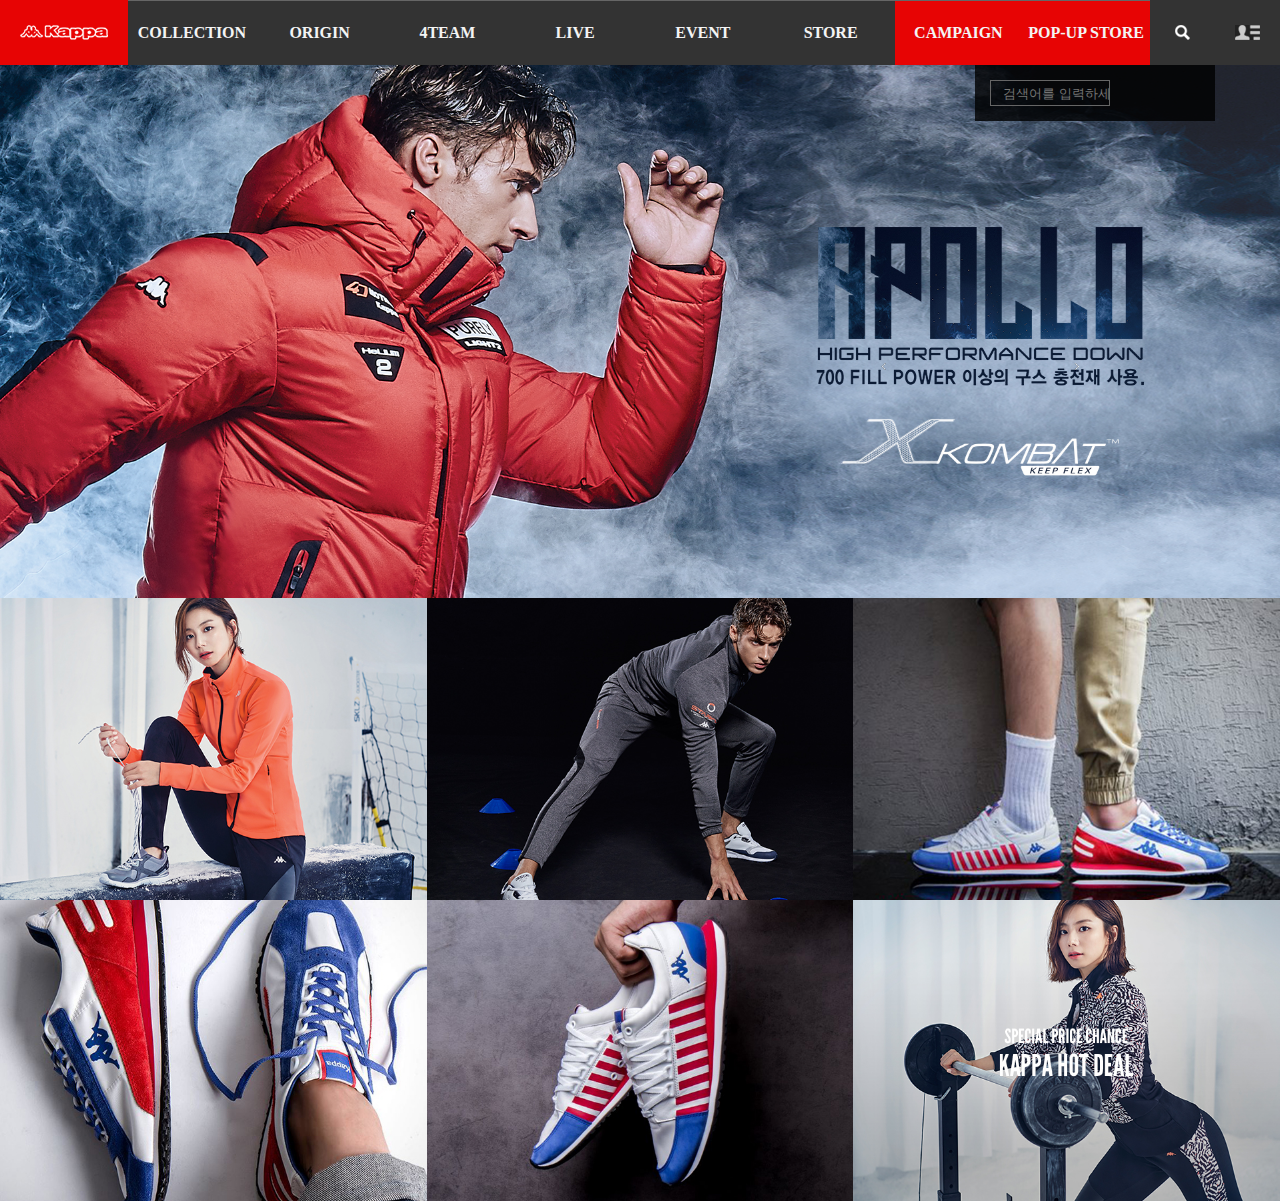
<file: index.html>
<!DOCTYPE html>
<html lang="en">
<head>
    <meta charset="UTF-8">
    <meta name="viewport" content="width=device-width, initial-scale=1.0">
    <title>KAPPA</title>
    <link rel="stylesheet" href="css/reset.css">
    <link rel="stylesheet" href="css/style.css">
    <link rel="stylesheet" href="css/tab.css">
    <link rel="stylesheet" href="css/desktop.css">
</head>
<body>
<div id="wrapper">
    <header>
        <h1>
            <a href="#">
                <img class="m tab" src="images/logo_m.gif" alt="">
                <img class="pc" src="images/logo_d.gif" alt="">
            </a>
        </h1>
        <div class="btn-nav-opn">
            <button><img src="images/btn_menu.gif" alt=""></button>
        </div>
        <nav>
            <div class="util">
                <div class="btn-nav-close"><button><img src="images/btn_menu_close.gif" alt=""></button></div>
                <div class="search">
                    <form action="">
                        <div class="search-box"><input type="text" placeholder="검색어를 입력하세요."></div>
                        <div class="btn-search">
                            <button type="submit">
                                <img class="pc" src="images/btn_srh.gif" alt="">
                                <img class="m tab" src="images/btn_srh_m.gif" alt="">
                            </button>
                        </div>
                    </form>
                </div>
            </div>
            <div class="gnb">
                <div><a href="#">COLLECTION</a></div>
                <div><a href="#">ORIGIN</a></div>
                <div><a href="#">4TEAM</a></div>
                <div><a href="#">LIVE</a></div>
                <div><a href="#">EVENT</a></div>
                <div><a href="#">STORE</a></div>
                <div><a href="#">CAMPAIGN</a></div>
                <div><a href="#">POP-UP STORE</a></div>
            </div>
        </nav>
        <div class="btn-mypage">
            <button>
                <img class="m tab" src="images/btn_member_m.gif" alt="">
                <img class="pc" src="images/btn_member.gif" alt="">
            </button>
        </div>
    </header>
    <section class="banner">
        <a href="#">
            <img class="m" src="images/sliderM1.jpg" alt="">
            <img class="tab pc" src="images/slider1.jpg" alt="">
        </a>
    </section>
    <section class="con">
        <div class="box">
            <a href="#">
                <img src="images/bn1.jpg" alt="">
                <div class="over">
                    <p>
                        PARK SU JIN
                        <br>
                        PERFECT FIT STYLE
                    </p>
                </div>
            </a>
        </div>
        <div class="box">
            <a href="#">
                <img src="images/bn2.jpg" alt="">
                <div class="over">
                    <p>
                        PERFECT PERFORMANCE
                        <br>
                        FALL TRAINING STYLE
                    </p>
                </div>
            </a>
        </div>
        <div class="box">
            <a href="#">
                <img src="images/bn3.jpg" alt="">
                <div class="over">
                    <p>
                        HERITAGE SHOES
                        <br>
                        LA84 COLLECTION
                    </p>
                    <div class="ico"><img src="images/icon_blog.png" alt=""></div>
                </div>
            </a>
        </div>
        <div class="box">
            <a href="#">
                <img src="images/bn4.jpg" alt="">
                <div class="over">
                    <p>
                        HERITAGE SHOES
                        <br>
                        LA84 US MODEL
                    </p>
                    <div class="ico"><img src="images/icon_facebook.png" alt=""></div>
                </div>
            </a>
        </div>
        <div class="box">
            <a href="#">
                <img src="images/bn5.jpg" alt="">
                <div class="over">
                    <p>
                        HERITAGE SHOES
                        <br>
                        LA84 US ONE
                    </p>
                    <div class="ico"><img src="images/icon_instagram.png" alt=""></div>
                </div>
            </a>
        </div>
        <div class="box">
            <a href="#">
                <img src="images/bn6.jpg" alt="">
                <div class="over">
                    <p>
                        SPECIAL CHANCE
                        <br>
                        KAPPA HOT DEAL
                    </p>
                    <div class="ico"><img src="images/icon_ad.png" alt=""></div>
                </div>
            </a>
        </div>
    </section>
</div>
</body>
</html>
</file>
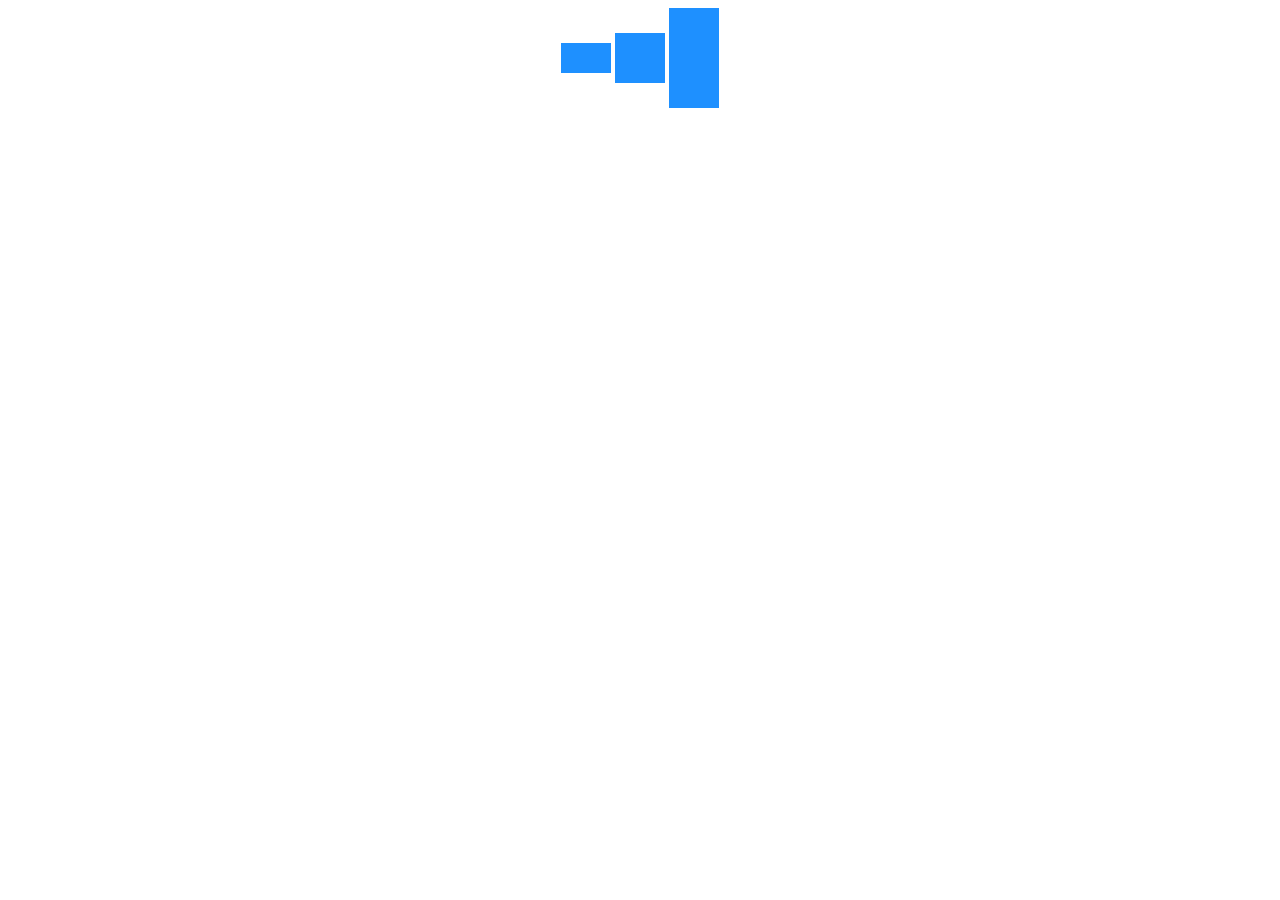
<file: css/vertical-align.html>
<!DOCTYPE html>
<html lang="en">
<head>
    <meta charset="UTF-8">
    <meta name="viewport" content="width=device-width, initial-scale=1.0">
    <title>Document</title>
    <style>
        .container{text-align: center;}

        .box{
            width: 50px;
            background-color: dodgerblue;
            display: inline-block;
            vertical-align: middle;
        }
        .box:nth-child(1){height: 30px;}
        .box:nth-child(2){height: 50px;}
        .box:nth-child(3){height: 100px;}
    </style>
</head>
<body>
    <div class="container">
        <div class="box"></div>
        <div class="box"></div>
        <div class="box"></div>
    </div>
</body>
</html>
</file>
<file: css/style.css>
/* mobile */

img.tab{display: none;}
img.pc{display: none;}
img.m{display: block;}

header{
    height: 63px;
    background-color: #e70404;
    display: flex;
    justify-content: space-between;
    align-items: center;
}
header h1{
    order: 2;
}
header h1 .m{
    width: 112px;
}
header .btn-nav-opn{
    order: 1;
    height: 100%;
    background-color: #333;
}  
header .btn-nav-opn button{
    display: flex;
    width: 65px;
    height: 100%;
    align-items: center;
    justify-content: center;
}
header .btn-nav-opn img{width: 25px;}
header .btn-mypage{
    order: 3;
    height: 100%;
}
header .btn-mypage button{
    width: 65px;
    height: 100%;
    background-color: #333;
    display: flex;
    align-items: center;
    justify-content: center;
}
header .btn-mypage button img{width: 25px;}
header nav{
    position: fixed;
    width: 100%;
    height: 100%;
    /* 
        viewport기준으로 위치를 고정하고,
        공간값을viewport에 맞춤
    */
    top: 0;
    left: -100%;
    background-color: rgba(0,0,0,0.6);
}
header nav .util{height: 65px; display: flex;}
header nav .util .btn-nav-close{width: 65px;}
header nav .util .btn-nav-close button{
    width: 100%;
    height: 100%;
    background-color: #fff;
}
header nav .util .btn-nav-close button img{width: 22px; margin: 0 auto;}
header nav .util .search{
    width: calc(100% - 65px);
    background-color: #333;
}
header nav .util .search form{
    height: 100%;
    display: flex;
}
header nav .util .search form .search-box{
    width: calc(100% - 65px);
}
header nav .util .search form .search-box input{
    height: 100%;
    width: 100%;
    padding-left: 12px;
}
header nav .util .search form .btn-search{
    width: 65px;
}
header nav .util .search form .btn-search button{
    width: 100%;
    height: 100%;
}
header nav .util .search form .btn-search button .m{width: 23px; margin: 0 auto;}

header nav .gnb div a{
    display: block;
    padding: 12px 16px;
    font-size: 12px;
    color: #f4f4f4;
    background-color: #333;
    border-top: 1px solid #666;
}
header nav .gnb div:nth-child(7) a{background-color: #e70404;}
header nav .gnb div:nth-child(8) a{background-color: #e70404;}

.banner img{width: 100%;}

.con{
    /* display: flex; flex-wrap: wrap; */
    display: grid;
    grid-template-columns: repeat(2, 1fr);
}
.con .box{
    /* width: 50%; */
    position: relative;
}
.con .box img{}
.con .box .over{
    opacity: 0;
    position: absolute;
    top: 0;
    left: 0;
    width: 100%;
    height: 100%;
    background-color: rgba(0,0,0,0.7);
    display: flex;
    justify-content: center;
    align-items: center;
    transition: opacity 0.3s;
}
.con .box:hover .over{opacity: 1;}
.con .box .over p{
    text-align: center;
    color: #fff;
}
.con .box .over .ico{
    position: absolute;
    bottom: 12px;
    right: 12px;
}
.con .box .over .ico img{
    width: 30px;
}
</file>
<file: css/tab.css>
/* tablet */
@media (min-width: 768px) {
    img.pc{display: none;}
    img.m{display: none;}
    img.tab{display: block;}
}
@media (min-width: 960px) {
    /* .con .box{width: 33.3333%;} */
    .con{grid-template-columns: repeat(3, 1fr);}
}
</file>
<file: css/desktop.css>
/* desktop */
@media (min-width: 1261px) {
    img.m{display: none;}
    img.tab{display: none;}
    img.pc{display: block;}

    header{height: 65px;}
    header h1{order: 1; width: 10%;}
    header h1 img{margin: 0 auto;}
    header .btn-nav-opn{display: none;}
    header nav{
        position: unset;
        width: calc(100% - 10% - 65px);
        order: 2;
        display: flex;
        flex-direction: row-reverse;
    }
    header nav .util{
        position: relative;
        width: 65px;
        background-color: lime;
    }
    header nav .util .btn-nav-close{display: none;}
    header nav .util .search{
        width: 100%;
    }
    header nav .util .search form .search-box{
        position: absolute;
        right: 0;
        top: 100%;
        width: 240px;
        background-color: rgba(0,0,0,0.8);
        padding: 15px;
    }
    header nav .util .search form .search-box input{
        width: 120px;
        height: 26px;
        border: 1px solid #666;
        transition: width 0.3s;
    }
    header nav .util .search form .search-box input:focus{
        width: 100%;
    }
    header nav .util .search form .btn-search{}
    header nav .util .search form .btn-search button img{
        margin: 0 auto;
    }
    header nav .gnb{
        width: calc(100% - 65px);
        display: flex;
    }
    header nav .gnb div{
        /* width: calc(100% / 8); */
        width: 12.5%;
    }
    header nav .gnb div a{
        padding: 0;
        width: 100%;
        height: 100%;
        display: flex;
        align-items: center;
        justify-content: center;
        font-size: 16px;
        font-weight: bold;
    }
    header .btn-my-page{}
}
</file>
